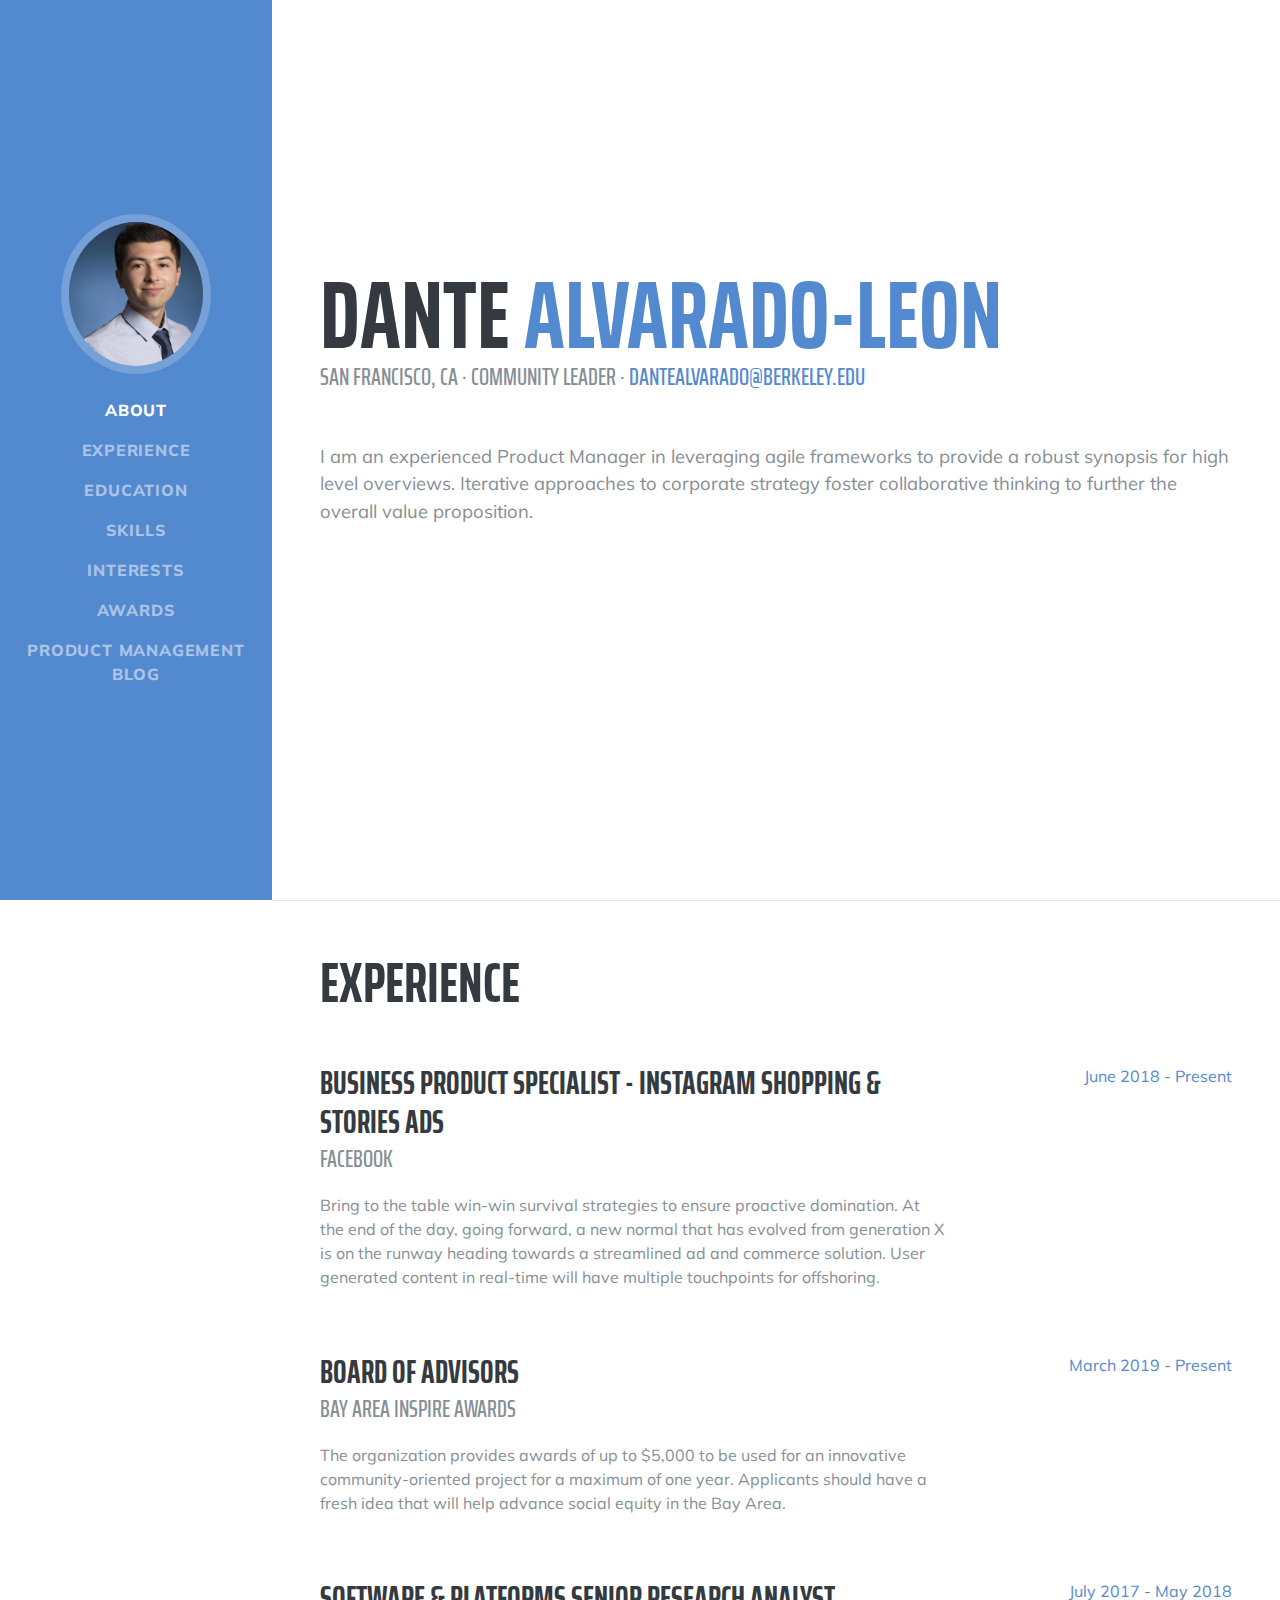
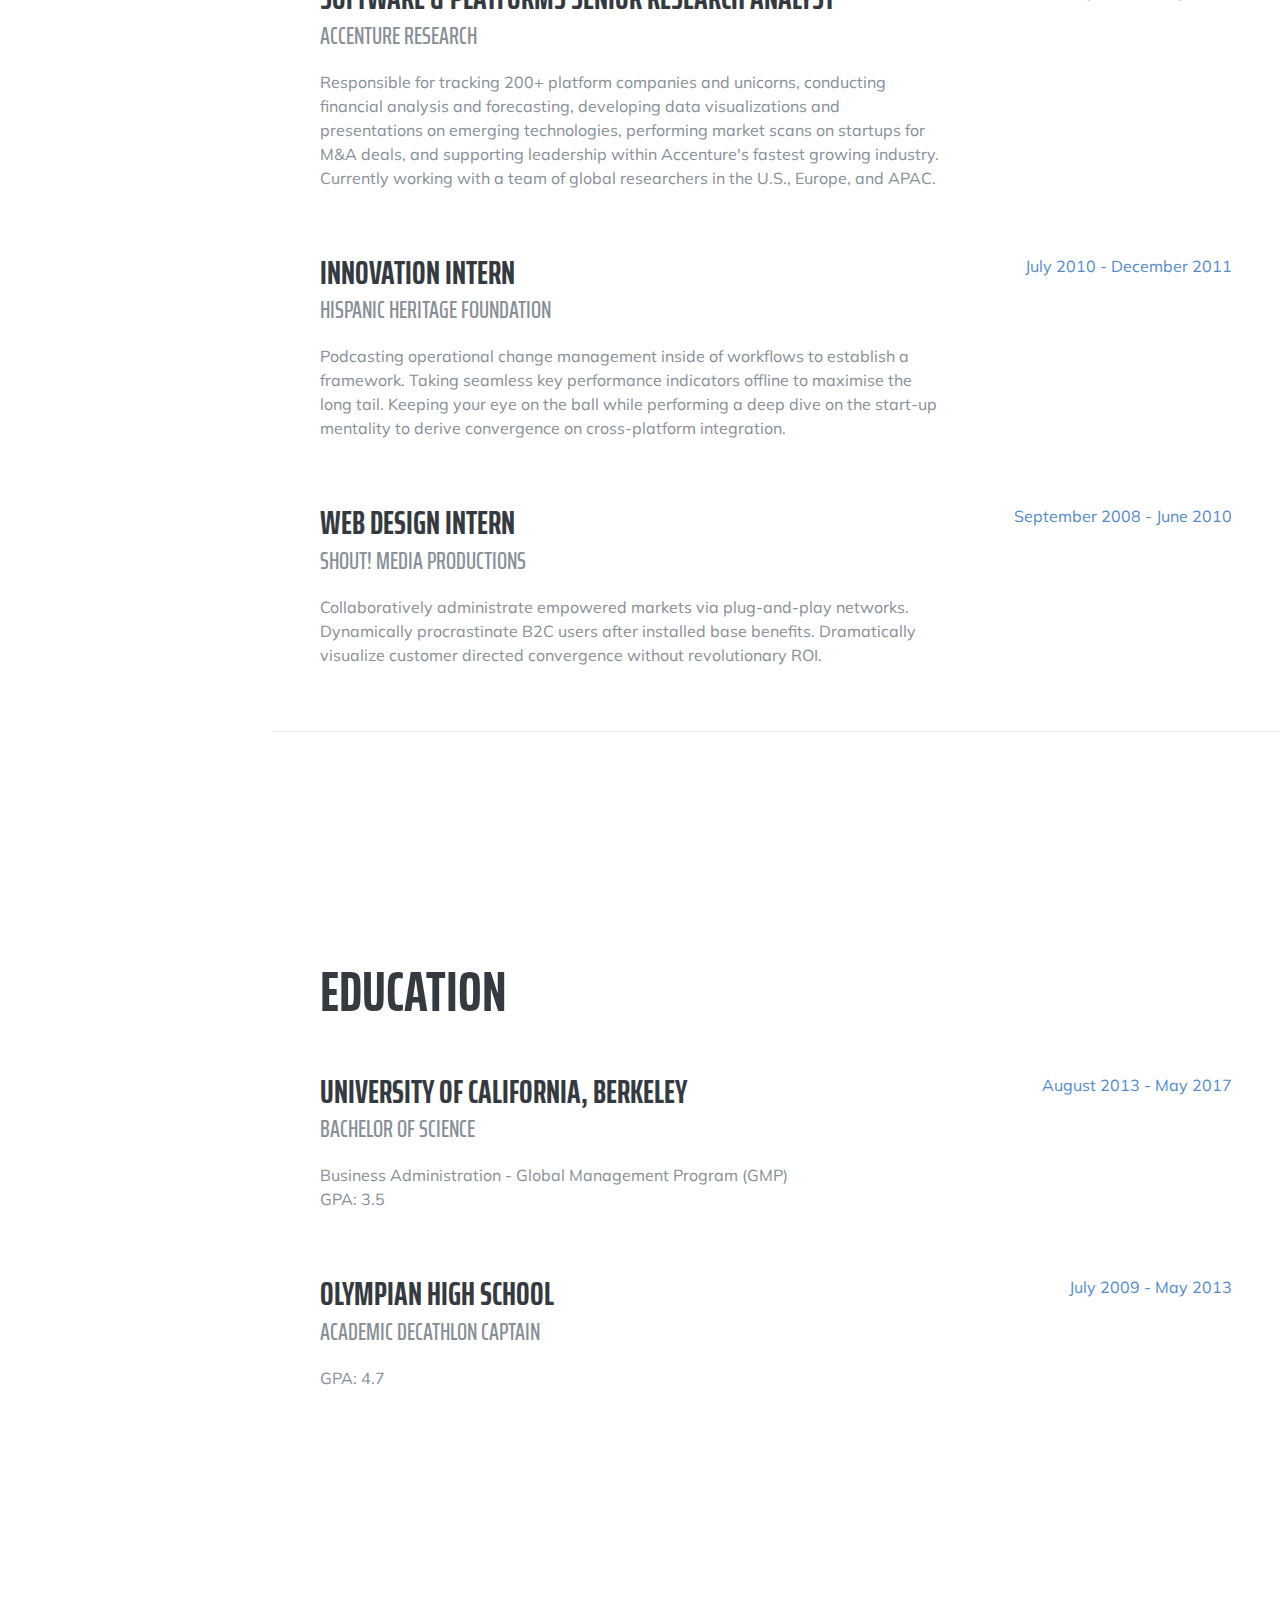
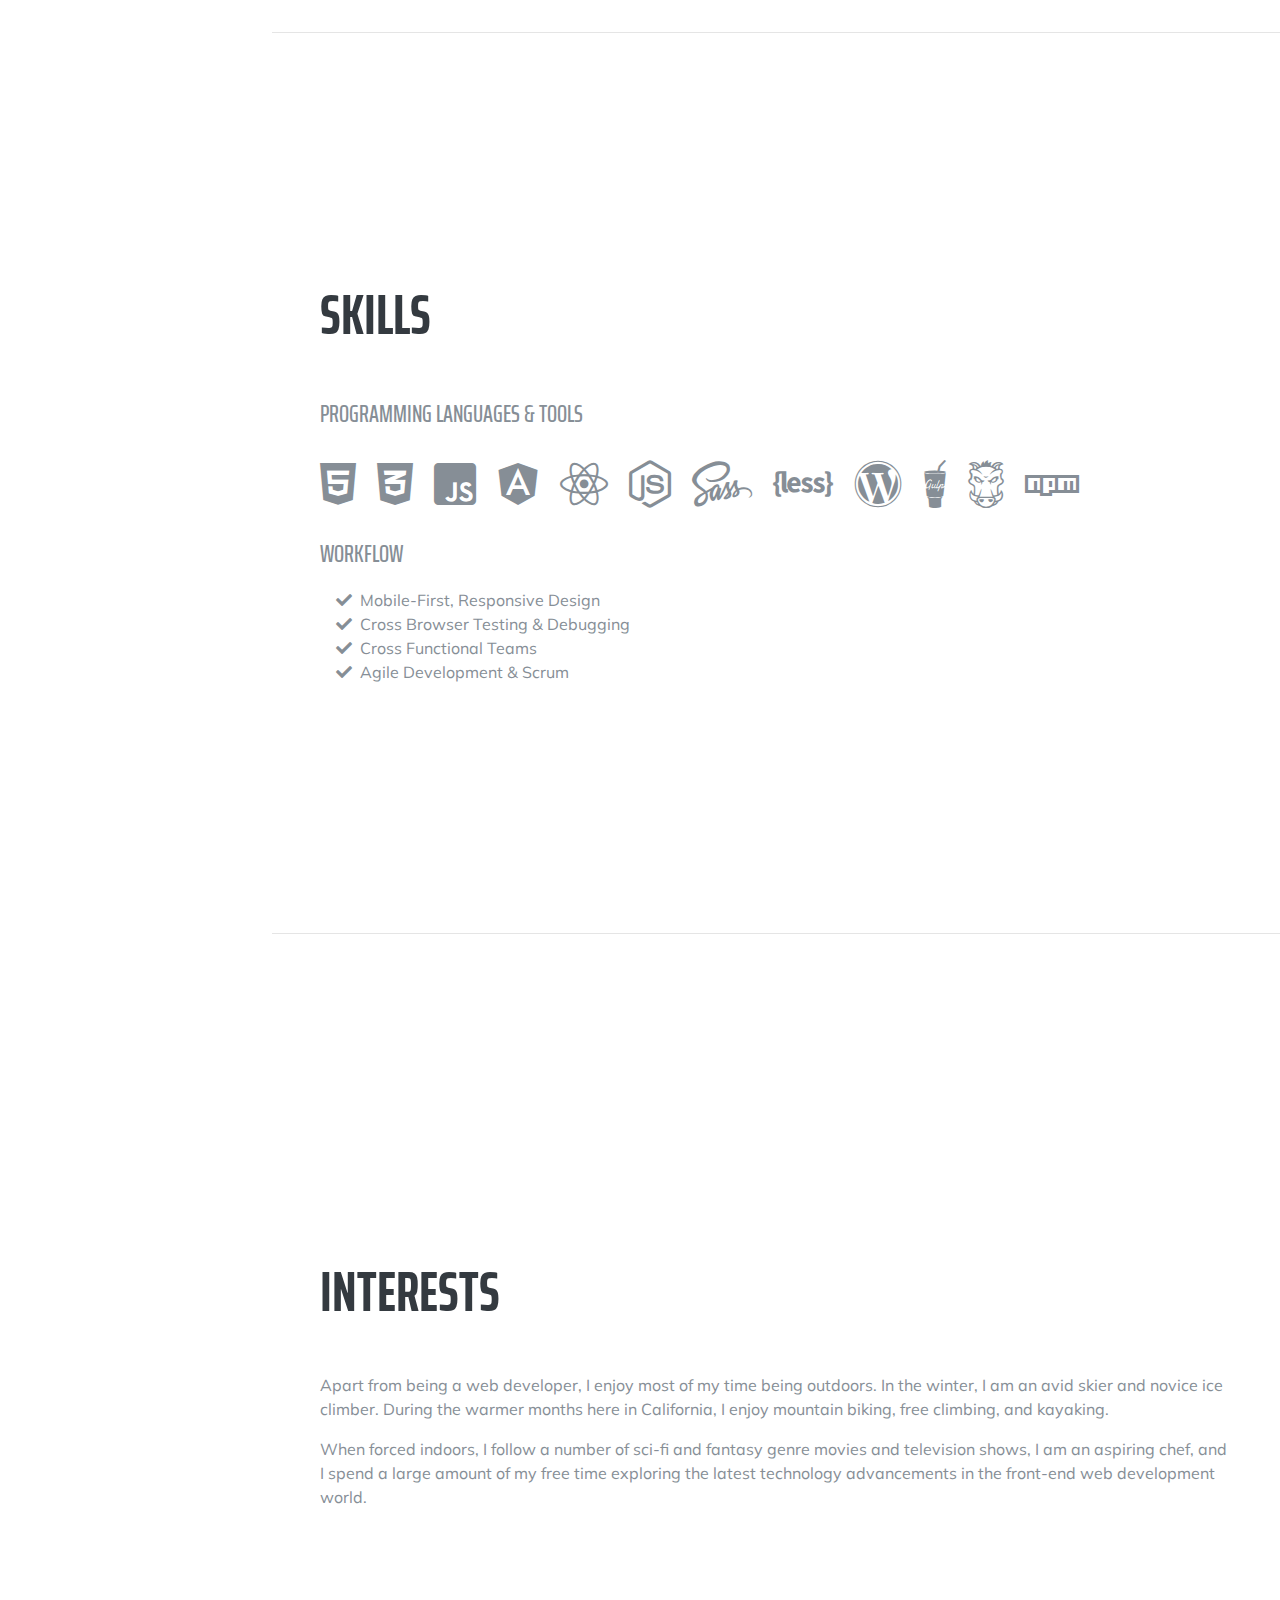
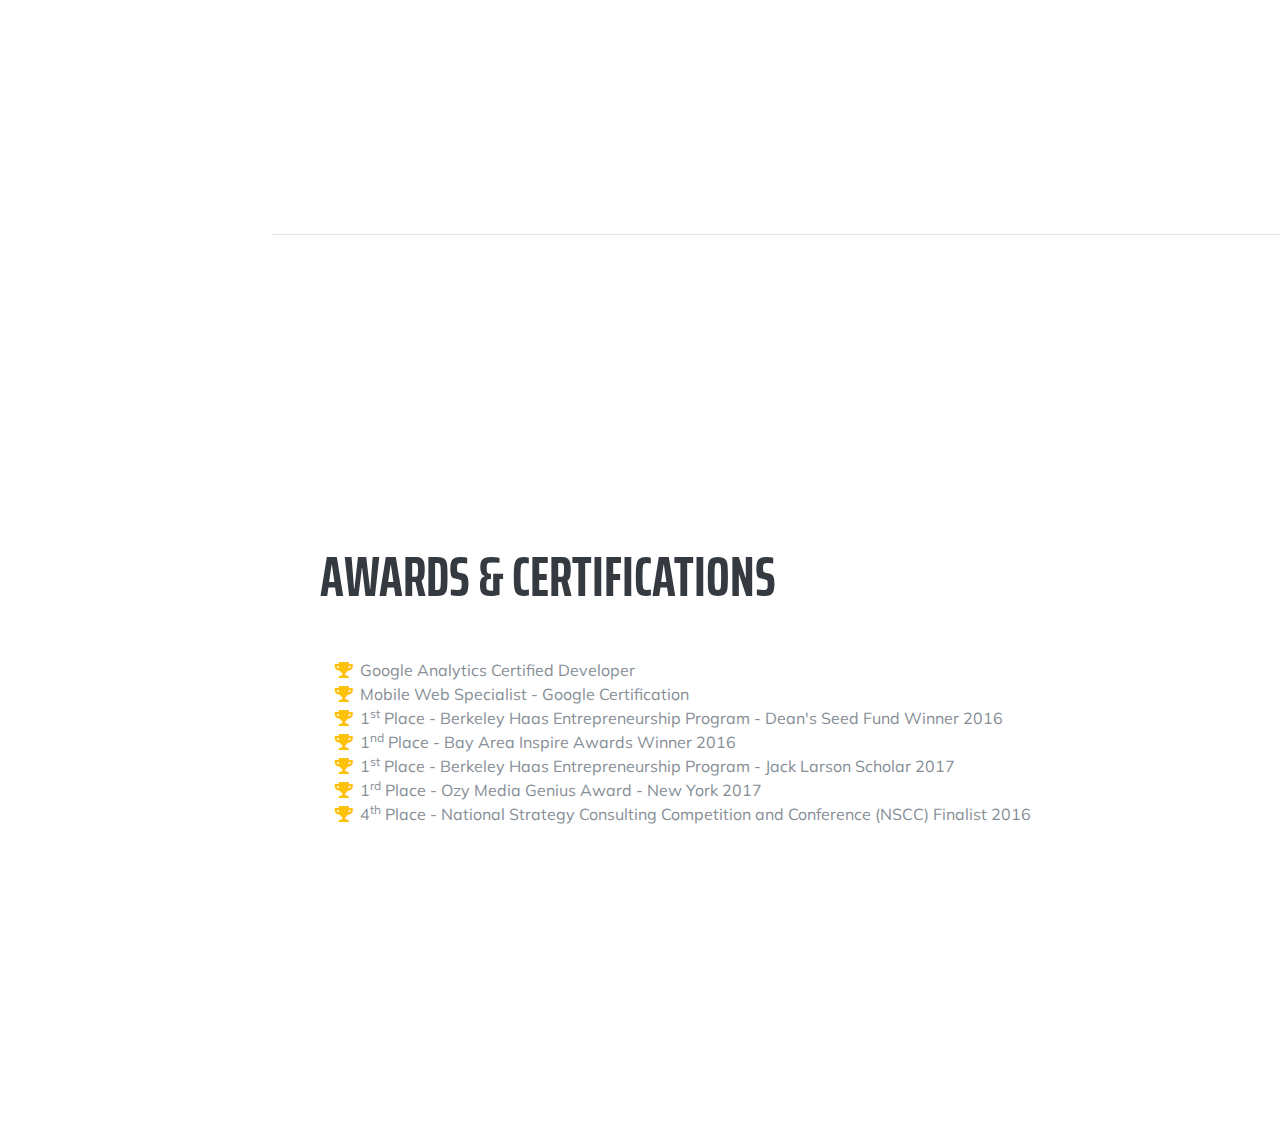
<file: index.html>
<!DOCTYPE html>
<html lang="en">

<head>

  <meta charset="utf-8">
  <meta name="viewport" content="width=device-width, initial-scale=1, shrink-to-fit=no">
  <meta name="description" content="">
  <meta name="author" content="">

  <title>Resume - Start Bootstrap Theme</title>

  <!-- Bootstrap core CSS -->
  <link href="vendor/bootstrap/css/bootstrap.min.css" rel="stylesheet">

  <!-- Custom fonts for this template -->
  <link href="https://fonts.googleapis.com/css?family=Saira+Extra+Condensed:500,700" rel="stylesheet">
  <link href="https://fonts.googleapis.com/css?family=Muli:400,400i,800,800i" rel="stylesheet">
  <link href="vendor/fontawesome-free/css/all.min.css" rel="stylesheet">

  <!-- Custom styles for this template -->
  <link href="css/resume.min.css" rel="stylesheet">

</head>

<body id="page-top">

  <nav class="navbar navbar-expand-lg navbar-dark bg-primary fixed-top" id="sideNav">
    <a class="navbar-brand js-scroll-trigger" href="#page-top">
      <span class="d-block d-lg-none">Dante Alvarado-Leon</span>
      <span class="d-none d-lg-block">
        <img class="img-fluid img-profile rounded-circle mx-auto mb-2" src="img/profile1.jpg" alt="">
      </span>
    </a>
    <button class="navbar-toggler" type="button" data-toggle="collapse" data-target="#navbarSupportedContent" aria-controls="navbarSupportedContent" aria-expanded="false" aria-label="Toggle navigation">
      <span class="navbar-toggler-icon"></span>
    </button>
    <div class="collapse navbar-collapse" id="navbarSupportedContent">
      <ul class="navbar-nav">
        <li class="nav-item">
          <a class="nav-link js-scroll-trigger" href="#about">About</a>
        </li>
        <li class="nav-item">
          <a class="nav-link js-scroll-trigger" href="#experience">Experience</a>
        </li>
        <li class="nav-item">
          <a class="nav-link js-scroll-trigger" href="#education">Education</a>
        </li>
        <li class="nav-item">
          <a class="nav-link js-scroll-trigger" href="#skills">Skills</a>
        </li>
        <li class="nav-item">
          <a class="nav-link js-scroll-trigger" href="#interests">Interests</a>
        </li>
        <li class="nav-item">
          <a class="nav-link js-scroll-trigger" href="#awards">Awards</a>
        </li>
        <li class="nav-item">
          <a class="nav-link js-scroll-trigger" href="#awards">Product Management Blog</a>
        </li>

      </ul>
    </div>
  </nav>

  <div class="container-fluid p-0">

    <section class="resume-section p-3 p-lg-5 d-flex align-items-center" id="about">
      <div class="w-100">
        <h1 class="mb-0">Dante
          <span class="text-primary">Alvarado-Leon</span>
        </h1>
        <div class="subheading mb-5">San Francisco, CA · Community Leader ·
          <a href="mailto:dantealvarado@berkeley.edu">dantealvarado@berkeley.edu</a>
        </div>
        <p class="lead mb-5">I am an experienced Product Manager in leveraging agile frameworks to provide a robust synopsis for high level overviews. Iterative approaches to corporate strategy foster collaborative thinking to further the overall value proposition.</p>
        <div class="social-icons">
          <a href="https://www.linkedin.com/in/dantealvaradoleon/">
            <i class="fab fa-linkedin-in"></i>
          </a>
          <a href="#">
            <i class="fab fa-github"></i>
          </a>
          <a href="#">
            <i class="fab fa-twitter"></i>
          </a>
          <a href="#">
            <i class="fab fa-facebook-f"></i>
          </a>
        </div>
      </div>
    </section>

    <hr class="m-0">

    <section class="resume-section p-3 p-lg-5 d-flex justify-content-center" id="experience">
      <div class="w-100">
        <h2 class="mb-5">Experience</h2>

        <div class="resume-item d-flex flex-column flex-md-row justify-content-between mb-5">
          <div class="resume-content">
            <h3 class="mb-0">Business Product Specialist - Instagram Shopping & Stories Ads</h3>
            <div class="subheading mb-3">Facebook</div>
            <p>Bring to the table win-win survival strategies to ensure proactive domination. At the end of the day, going forward, a new normal that has evolved from generation X is on the runway heading towards a streamlined ad and commerce solution. User generated content in real-time will have multiple touchpoints for offshoring.</p>
          </div>
          <div class="resume-date text-md-right">
            <span class="text-primary">June 2018 - Present</span>
          </div>
        </div>

        <div class="resume-item d-flex flex-column flex-md-row justify-content-between mb-5">
          <div class="resume-content">
            <h3 class="mb-0"> Board of Advisors</h3>
            <div class="subheading mb-3">Bay Area Inspire Awards</div>
            <p>The organization provides awards of up to $5,000 to be used for an innovative community-oriented project for a maximum of one year. Applicants should have a fresh idea that will help advance social equity in the Bay Area.</p>
          </div>
          <div class="resume-date text-md-right">
            <span class="text-primary">March 2019 - Present</span>
          </div>
        </div>

        <div class="resume-item d-flex flex-column flex-md-row justify-content-between mb-5">
          <div class="resume-content">
            <h3 class="mb-0"> Software & Platforms Senior Research Analyst</h3>
            <div class="subheading mb-3">Accenture Research</div>
            <p>Responsible for tracking 200+ platform companies and unicorns, conducting financial analysis and forecasting, developing data visualizations and presentations on emerging technologies, performing market scans on startups for M&A deals, and supporting leadership within Accenture's fastest growing industry. Currently working with a team of global researchers in the U.S., Europe, and APAC.</p>
          </div>
          <div class="resume-date text-md-right">
            <span class="text-primary">July 2017 - May 2018</span>
          </div>
        </div>

        <div class="resume-item d-flex flex-column flex-md-row justify-content-between mb-5">
          <div class="resume-content">
            <h3 class="mb-0">Innovation Intern</h3>
            <div class="subheading mb-3">Hispanic Heritage Foundation</div>
            <p>Podcasting operational change management inside of workflows to establish a framework. Taking seamless key performance indicators offline to maximise the long tail. Keeping your eye on the ball while performing a deep dive on the start-up mentality to derive convergence on cross-platform integration.</p>
          </div>
          <div class="resume-date text-md-right">
            <span class="text-primary">July 2010 - December 2011</span>
          </div>
        </div>

        <div class="resume-item d-flex flex-column flex-md-row justify-content-between">
          <div class="resume-content">
            <h3 class="mb-0">Web Design Intern</h3>
            <div class="subheading mb-3">Shout! Media Productions</div>
            <p>Collaboratively administrate empowered markets via plug-and-play networks. Dynamically procrastinate B2C users after installed base benefits. Dramatically visualize customer directed convergence without revolutionary ROI.</p>
          </div>
          <div class="resume-date text-md-right">
            <span class="text-primary">September 2008 - June 2010</span>
          </div>
        </div>

      </div>

    </section>

    <hr class="m-0">

    <section class="resume-section p-3 p-lg-5 d-flex align-items-center" id="education">
      <div class="w-100">
        <h2 class="mb-5">Education</h2>

        <div class="resume-item d-flex flex-column flex-md-row justify-content-between mb-5">
          <div class="resume-content">
            <h3 class="mb-0">University of California, Berkeley</h3>
            <div class="subheading mb-3">Bachelor of Science</div>
            <div>Business Administration - Global Management Program (GMP)</div>
            <p>GPA: 3.5</p>
          </div>
          <div class="resume-date text-md-right">
            <span class="text-primary">August 2013 - May 2017</span>
          </div>
        </div>

        <div class="resume-item d-flex flex-column flex-md-row justify-content-between">
          <div class="resume-content">
            <h3 class="mb-0">Olympian High School</h3>
            <div class="subheading mb-3">Academic Decathlon Captain</div>
            <p>GPA: 4.7</p>
          </div>
          <div class="resume-date text-md-right">
            <span class="text-primary">July 2009 - May 2013</span>
          </div>
        </div>

      </div>
    </section>

    <hr class="m-0">

    <section class="resume-section p-3 p-lg-5 d-flex align-items-center" id="skills">
      <div class="w-100">
        <h2 class="mb-5">Skills</h2>

        <div class="subheading mb-3">Programming Languages &amp; Tools</div>
        <ul class="list-inline dev-icons">
          <li class="list-inline-item">
            <i class="fab fa-html5"></i>
          </li>
          <li class="list-inline-item">
            <i class="fab fa-css3-alt"></i>
          </li>
          <li class="list-inline-item">
            <i class="fab fa-js-square"></i>
          </li>
          <li class="list-inline-item">
            <i class="fab fa-angular"></i>
          </li>
          <li class="list-inline-item">
            <i class="fab fa-react"></i>
          </li>
          <li class="list-inline-item">
            <i class="fab fa-node-js"></i>
          </li>
          <li class="list-inline-item">
            <i class="fab fa-sass"></i>
          </li>
          <li class="list-inline-item">
            <i class="fab fa-less"></i>
          </li>
          <li class="list-inline-item">
            <i class="fab fa-wordpress"></i>
          </li>
          <li class="list-inline-item">
            <i class="fab fa-gulp"></i>
          </li>
          <li class="list-inline-item">
            <i class="fab fa-grunt"></i>
          </li>
          <li class="list-inline-item">
            <i class="fab fa-npm"></i>
          </li>
        </ul>

        <div class="subheading mb-3">Workflow</div>
        <ul class="fa-ul mb-0">
          <li>
            <i class="fa-li fa fa-check"></i>
            Mobile-First, Responsive Design</li>
          <li>
            <i class="fa-li fa fa-check"></i>
            Cross Browser Testing &amp; Debugging</li>
          <li>
            <i class="fa-li fa fa-check"></i>
            Cross Functional Teams</li>
          <li>
            <i class="fa-li fa fa-check"></i>
            Agile Development &amp; Scrum</li>
        </ul>
      </div>
    </section>

    <hr class="m-0">

    <section class="resume-section p-3 p-lg-5 d-flex align-items-center" id="interests">
      <div class="w-100">
        <h2 class="mb-5">Interests</h2>
        <p>Apart from being a web developer, I enjoy most of my time being outdoors. In the winter, I am an avid skier and novice ice climber. During the warmer months here in California, I enjoy mountain biking, free climbing, and kayaking.</p>
        <p class="mb-0">When forced indoors, I follow a number of sci-fi and fantasy genre movies and television shows, I am an aspiring chef, and I spend a large amount of my free time exploring the latest technology advancements in the front-end web development world.</p>
      </div>
    </section>

    <hr class="m-0">

    <section class="resume-section p-3 p-lg-5 d-flex align-items-center" id="awards">
      <div class="w-100">
        <h2 class="mb-5">Awards &amp; Certifications</h2>
        <ul class="fa-ul mb-0">
          <li>
            <i class="fa-li fa fa-trophy text-warning"></i>
            Google Analytics Certified Developer</li>
          <li>
            <i class="fa-li fa fa-trophy text-warning"></i>
            Mobile Web Specialist - Google Certification</li>
        
          <li>
            <i class="fa-li fa fa-trophy text-warning"></i>
            1<sup>st</sup>
            Place - Berkeley Haas Entrepreneurship Program - Dean's Seed Fund Winner 2016</li>
          <li>
            <i class="fa-li fa fa-trophy text-warning"></i>
            1<sup>nd</sup>
            Place - Bay Area Inspire Awards Winner 2016</li>
          <li>
            <i class="fa-li fa fa-trophy text-warning"></i>
            1<sup>st</sup>
            Place - Berkeley Haas Entrepreneurship Program - Jack Larson Scholar 2017</li>
          <li>
            <i class="fa-li fa fa-trophy text-warning"></i>
            1<sup>rd</sup>
            Place - Ozy Media Genius Award - New York 2017</li>
          <li>
            <i class="fa-li fa fa-trophy text-warning"></i>
            4<sup>th</sup>
            Place - National Strategy Consulting Competition and Conference (NSCC) Finalist 2016 </li>
        </ul>
      </div>
    </section>

  </div>

  <!-- Bootstrap core JavaScript -->
  <script src="vendor/jquery/jquery.min.js"></script>
  <script src="vendor/bootstrap/js/bootstrap.bundle.min.js"></script>

  <!-- Plugin JavaScript -->
  <script src="vendor/jquery-easing/jquery.easing.min.js"></script>

  <!-- Custom scripts for this template -->
  <script src="js/resume.min.js"></script>

</body>

</html>
</file>
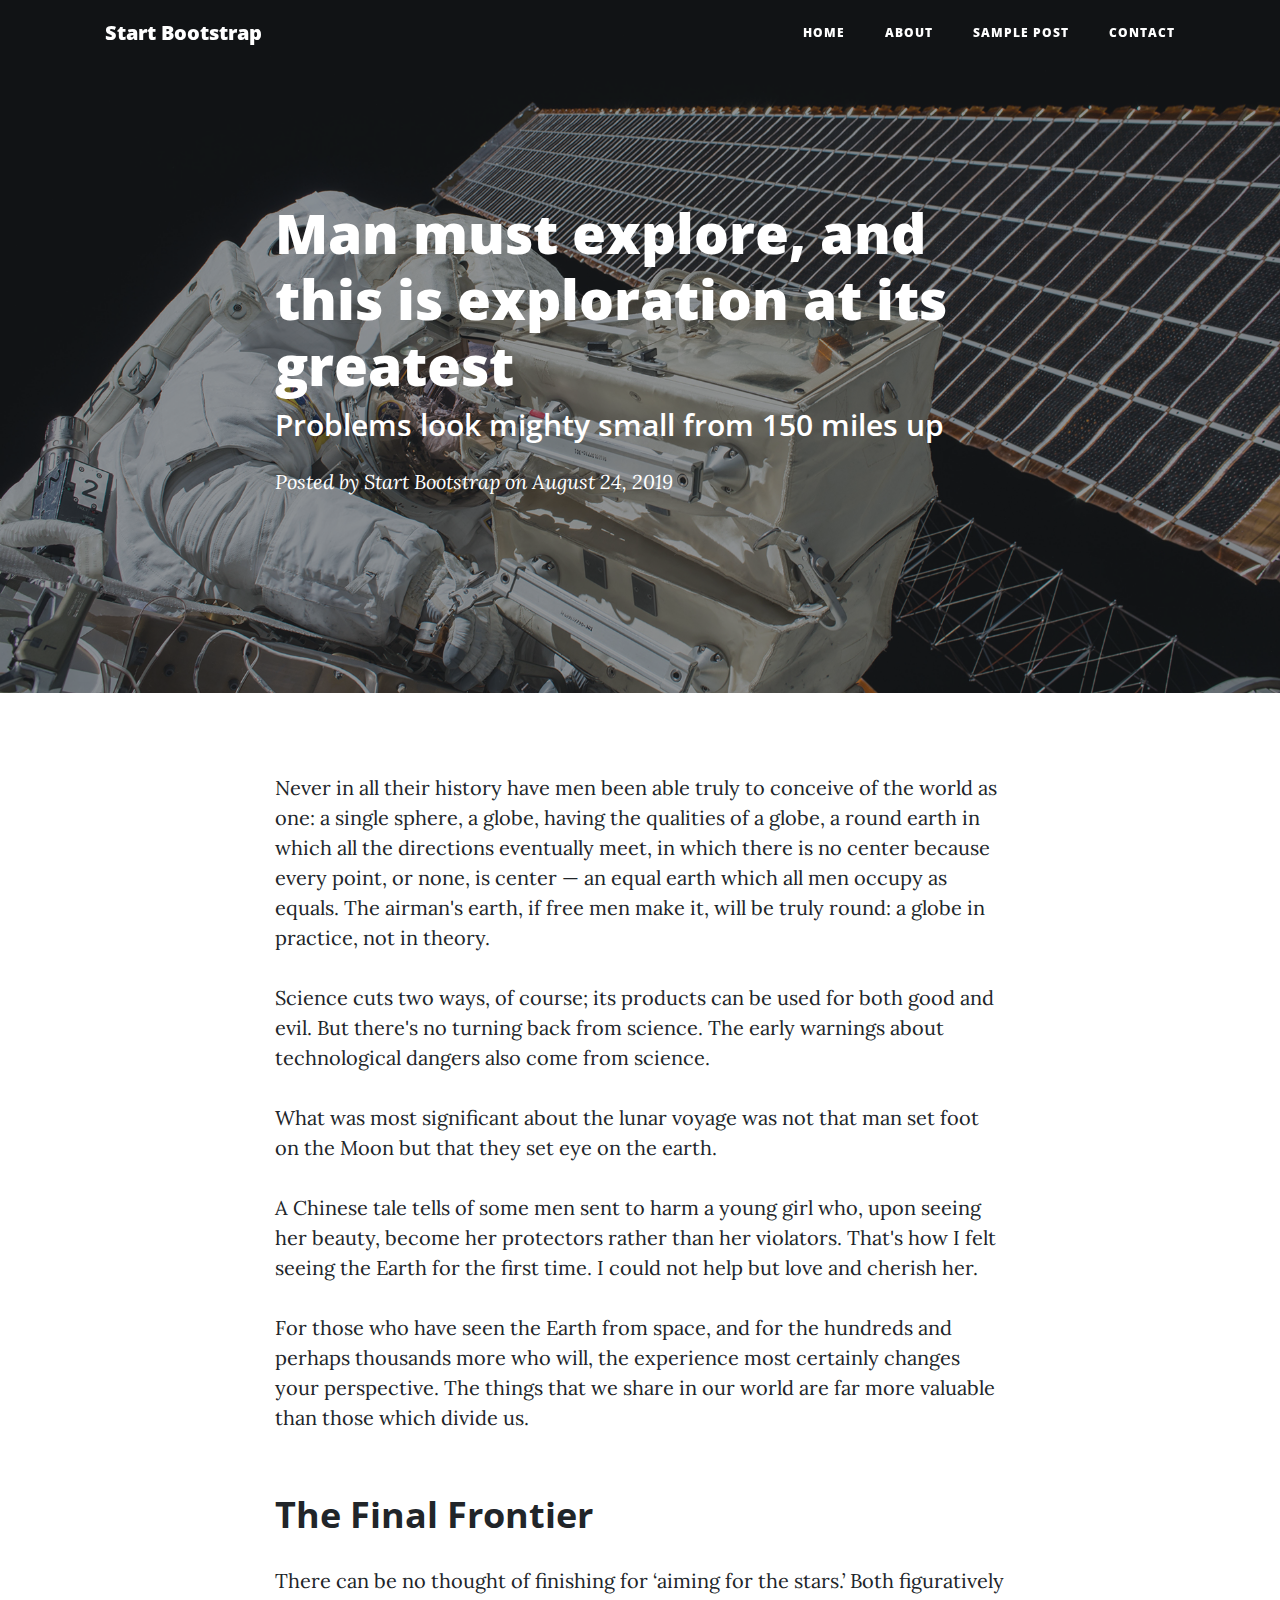
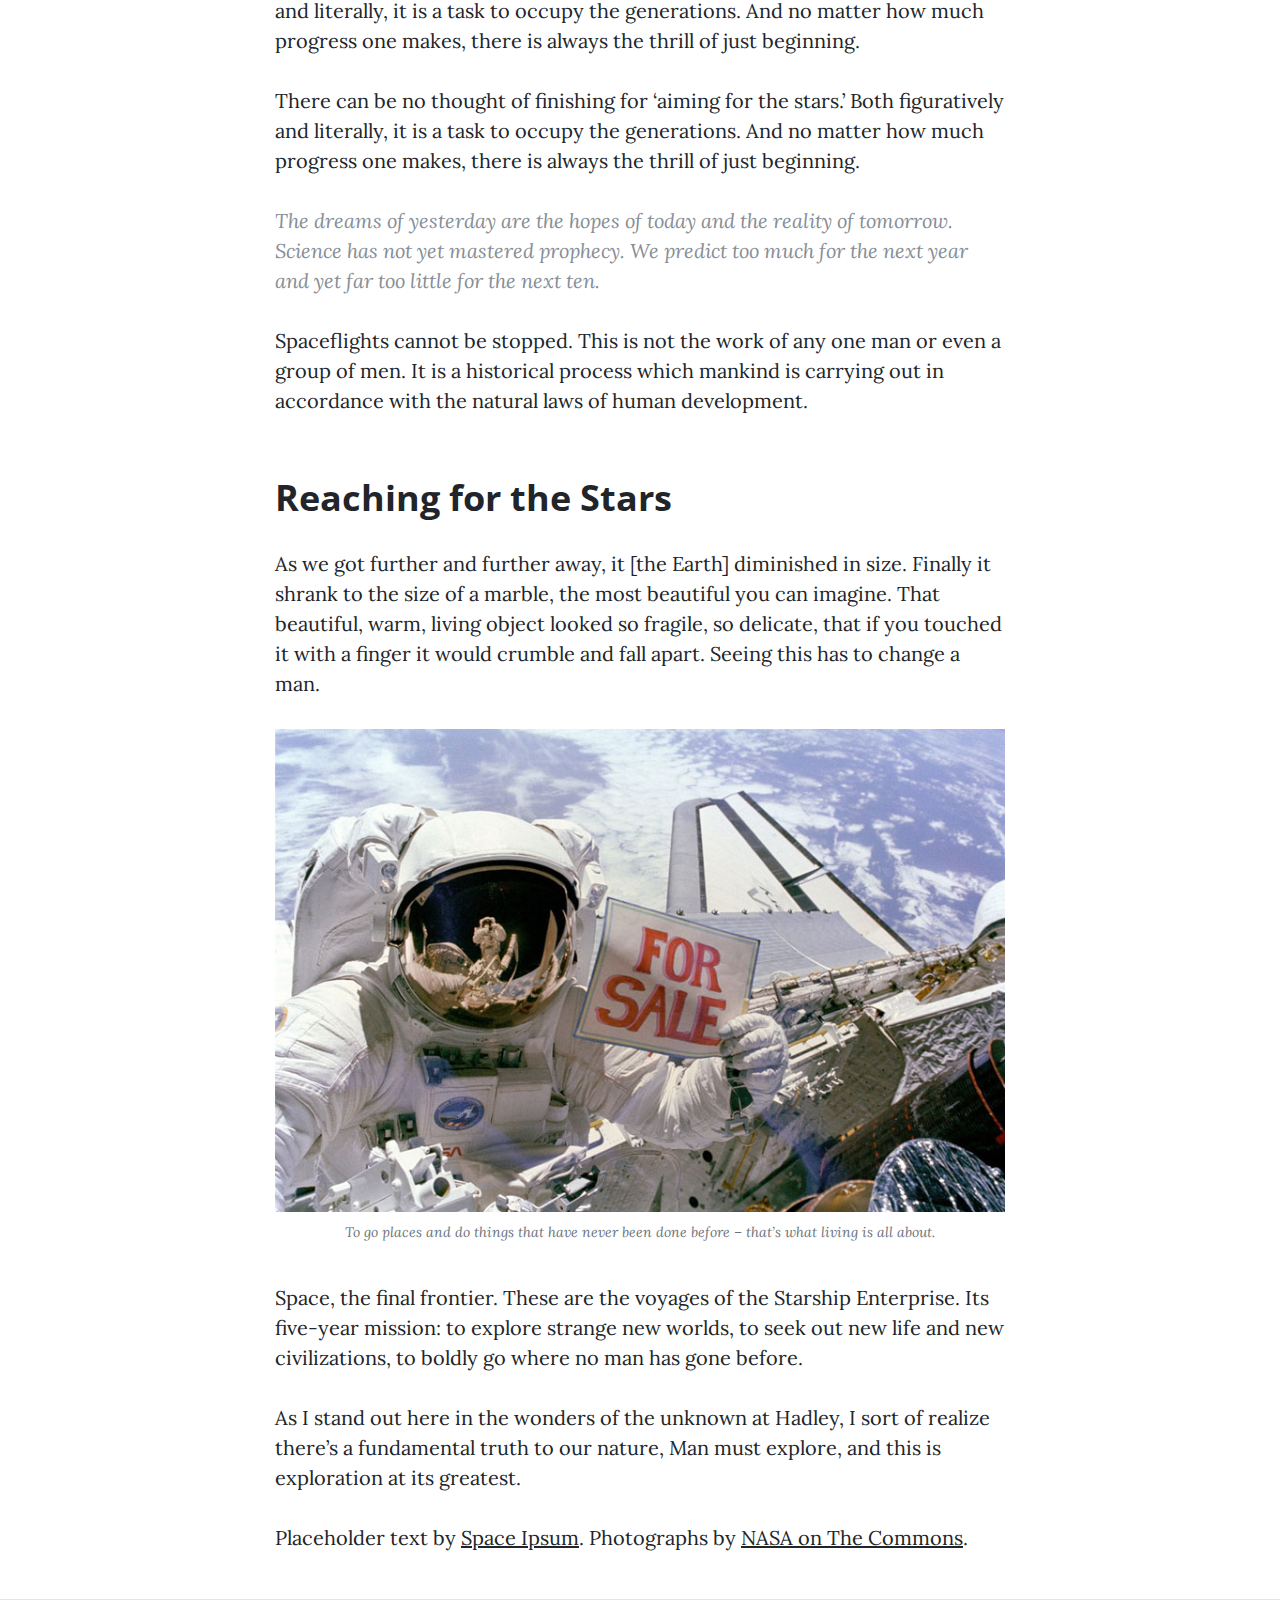
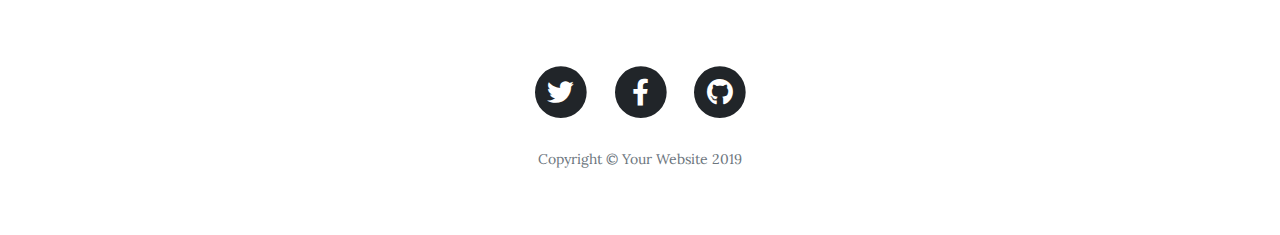
<file: post.html>
<!DOCTYPE html>
<html lang="en">

<head>

  <meta charset="utf-8">
  <meta name="viewport" content="width=device-width, initial-scale=1, shrink-to-fit=no">
  <meta name="description" content="">
  <meta name="author" content="">

  <title>Clean Blog - Start Bootstrap Theme</title>

  <!-- Bootstrap core CSS -->
  <link href="vendor/bootstrap/css/bootstrap.min.css" rel="stylesheet">

  <!-- Custom fonts for this template -->
  <link href="vendor/fontawesome-free/css/all.min.css" rel="stylesheet" type="text/css">
  <link href='https://fonts.googleapis.com/css?family=Lora:400,700,400italic,700italic' rel='stylesheet' type='text/css'>
  <link href='https://fonts.googleapis.com/css?family=Open+Sans:300italic,400italic,600italic,700italic,800italic,400,300,600,700,800' rel='stylesheet' type='text/css'>

  <!-- Custom styles for this template -->
  <link href="css/clean-blog.min.css" rel="stylesheet">

</head>

<body>

  <!-- Navigation -->
  <nav class="navbar navbar-expand-lg navbar-light fixed-top" id="mainNav">
    <div class="container">
      <a class="navbar-brand" href="index.html">Start Bootstrap</a>
      <button class="navbar-toggler navbar-toggler-right" type="button" data-toggle="collapse" data-target="#navbarResponsive" aria-controls="navbarResponsive" aria-expanded="false" aria-label="Toggle navigation">
        Menu
        <i class="fas fa-bars"></i>
      </button>
      <div class="collapse navbar-collapse" id="navbarResponsive">
        <ul class="navbar-nav ml-auto">
          <li class="nav-item">
            <a class="nav-link" href="index.html">Home</a>
          </li>
          <li class="nav-item">
            <a class="nav-link" href="about.html">About</a>
          </li>
          <li class="nav-item">
            <a class="nav-link" href="post.html">Sample Post</a>
          </li>
          <li class="nav-item">
            <a class="nav-link" href="contact.html">Contact</a>
          </li>
        </ul>
      </div>
    </div>
  </nav>

  <!-- Page Header -->
  <header class="masthead" style="background-image: url('img/post-bg.jpg')">
    <div class="overlay"></div>
    <div class="container">
      <div class="row">
        <div class="col-lg-8 col-md-10 mx-auto">
          <div class="post-heading">
            <h1>Man must explore, and this is exploration at its greatest</h1>
            <h2 class="subheading">Problems look mighty small from 150 miles up</h2>
            <span class="meta">Posted by
              <a href="#">Start Bootstrap</a>
              on August 24, 2019</span>
          </div>
        </div>
      </div>
    </div>
  </header>

  <!-- Post Content -->
  <article>
    <div class="container">
      <div class="row">
        <div class="col-lg-8 col-md-10 mx-auto">
          <p>Never in all their history have men been able truly to conceive of the world as one: a single sphere, a globe, having the qualities of a globe, a round earth in which all the directions eventually meet, in which there is no center because every point, or none, is center — an equal earth which all men occupy as equals. The airman's earth, if free men make it, will be truly round: a globe in practice, not in theory.</p>

          <p>Science cuts two ways, of course; its products can be used for both good and evil. But there's no turning back from science. The early warnings about technological dangers also come from science.</p>

          <p>What was most significant about the lunar voyage was not that man set foot on the Moon but that they set eye on the earth.</p>

          <p>A Chinese tale tells of some men sent to harm a young girl who, upon seeing her beauty, become her protectors rather than her violators. That's how I felt seeing the Earth for the first time. I could not help but love and cherish her.</p>

          <p>For those who have seen the Earth from space, and for the hundreds and perhaps thousands more who will, the experience most certainly changes your perspective. The things that we share in our world are far more valuable than those which divide us.</p>

          <h2 class="section-heading">The Final Frontier</h2>

          <p>There can be no thought of finishing for ‘aiming for the stars.’ Both figuratively and literally, it is a task to occupy the generations. And no matter how much progress one makes, there is always the thrill of just beginning.</p>

          <p>There can be no thought of finishing for ‘aiming for the stars.’ Both figuratively and literally, it is a task to occupy the generations. And no matter how much progress one makes, there is always the thrill of just beginning.</p>

          <blockquote class="blockquote">The dreams of yesterday are the hopes of today and the reality of tomorrow. Science has not yet mastered prophecy. We predict too much for the next year and yet far too little for the next ten.</blockquote>

          <p>Spaceflights cannot be stopped. This is not the work of any one man or even a group of men. It is a historical process which mankind is carrying out in accordance with the natural laws of human development.</p>

          <h2 class="section-heading">Reaching for the Stars</h2>

          <p>As we got further and further away, it [the Earth] diminished in size. Finally it shrank to the size of a marble, the most beautiful you can imagine. That beautiful, warm, living object looked so fragile, so delicate, that if you touched it with a finger it would crumble and fall apart. Seeing this has to change a man.</p>

          <a href="#">
            <img class="img-fluid" src="img/post-sample-image.jpg" alt="">
          </a>
          <span class="caption text-muted">To go places and do things that have never been done before – that’s what living is all about.</span>

          <p>Space, the final frontier. These are the voyages of the Starship Enterprise. Its five-year mission: to explore strange new worlds, to seek out new life and new civilizations, to boldly go where no man has gone before.</p>

          <p>As I stand out here in the wonders of the unknown at Hadley, I sort of realize there’s a fundamental truth to our nature, Man must explore, and this is exploration at its greatest.</p>

          <p>Placeholder text by
            <a href="http://spaceipsum.com/">Space Ipsum</a>. Photographs by
            <a href="https://www.flickr.com/photos/nasacommons/">NASA on The Commons</a>.</p>
        </div>
      </div>
    </div>
  </article>

  <hr>

  <!-- Footer -->
  <footer>
    <div class="container">
      <div class="row">
        <div class="col-lg-8 col-md-10 mx-auto">
          <ul class="list-inline text-center">
            <li class="list-inline-item">
              <a href="#">
                <span class="fa-stack fa-lg">
                  <i class="fas fa-circle fa-stack-2x"></i>
                  <i class="fab fa-twitter fa-stack-1x fa-inverse"></i>
                </span>
              </a>
            </li>
            <li class="list-inline-item">
              <a href="#">
                <span class="fa-stack fa-lg">
                  <i class="fas fa-circle fa-stack-2x"></i>
                  <i class="fab fa-facebook-f fa-stack-1x fa-inverse"></i>
                </span>
              </a>
            </li>
            <li class="list-inline-item">
              <a href="#">
                <span class="fa-stack fa-lg">
                  <i class="fas fa-circle fa-stack-2x"></i>
                  <i class="fab fa-github fa-stack-1x fa-inverse"></i>
                </span>
              </a>
            </li>
          </ul>
          <p class="copyright text-muted">Copyright &copy; Your Website 2019</p>
        </div>
      </div>
    </div>
  </footer>

  <!-- Bootstrap core JavaScript -->
  <script src="vendor/jquery/jquery.min.js"></script>
  <script src="vendor/bootstrap/js/bootstrap.bundle.min.js"></script>

  <!-- Custom scripts for this template -->
  <script src="js/clean-blog.min.js"></script>

</body>

</html>
</file>
<file: css/resume.min.css>
/*!
 * Start Bootstrap - Resume v5.0.7 (https://startbootstrap.com/template-overviews/resume)
 * Copyright 2013-2019 Start Bootstrap
 * Licensed under MIT (https://github.com/BlackrockDigital/startbootstrap-resume/blob/master/LICENSE)
 */body{font-family:Muli,-apple-system,BlinkMacSystemFont,'Segoe UI',Roboto,'Helvetica Neue',Arial,sans-serif,'Apple Color Emoji','Segoe UI Emoji','Segoe UI Symbol','Noto Color Emoji';padding-top:54px;color:#868e96}@media (min-width:992px){body{padding-top:0;padding-left:17rem}}h1,h2,h3,h4,h5,h6{font-family:'Saira Extra Condensed',-apple-system,BlinkMacSystemFont,'Segoe UI',Roboto,'Helvetica Neue',Arial,sans-serif,'Apple Color Emoji','Segoe UI Emoji','Segoe UI Symbol','Noto Color Emoji';font-weight:700;text-transform:uppercase;color:#343a40}h1{font-size:6rem;line-height:5.5rem}h2{font-size:3.5rem}h3{font-size:2rem}p.lead{font-size:1.15rem;font-weight:400}.subheading{text-transform:uppercase;font-weight:500;font-family:'Saira Extra Condensed',-apple-system,BlinkMacSystemFont,'Segoe UI',Roboto,'Helvetica Neue',Arial,sans-serif,'Apple Color Emoji','Segoe UI Emoji','Segoe UI Symbol','Noto Color Emoji';font-size:1.5rem}.social-icons a{display:inline-block;height:3.5rem;width:3.5rem;background-color:linear-gradient(to top right, #33ccff 0%, #66ffcc 100%);color:#fff!important;border-radius:100%;text-align:center;font-size:1.5rem;line-height:3.5rem;margin-right:1rem}.social-icons a:last-child{margin-right:0}.social-icons a:hover{background-color:#5389CF}.dev-icons{font-size:3rem}.dev-icons .list-inline-item i:hover{color:#5389CF}#sideNav .navbar-nav .nav-item .nav-link{font-weight:800;letter-spacing:.05rem;text-transform:uppercase}#sideNav .navbar-toggler:focus{outline-color:#d48a6e}@media (min-width:992px){#sideNav{text-align:center;position:fixed;top:0;left:0;display:-webkit-box;display:-ms-flexbox;display:flex;-webkit-box-orient:vertical;-webkit-box-direction:normal;-ms-flex-direction:column;flex-direction:column;width:17rem;height:100vh}#sideNav .navbar-brand{display:-webkit-box;display:-ms-flexbox;display:flex;margin:auto auto 0;padding:.5rem}#sideNav .navbar-brand .img-profile{max-width:10rem;max-height:10rem;border:.5rem solid rgba(255,255,255,.2)}#sideNav .navbar-collapse{display:-webkit-box;display:-ms-flexbox;display:flex;-webkit-box-align:start;-ms-flex-align:start;align-items:flex-start;-webkit-box-flex:0;-ms-flex-positive:0;flex-grow:0;width:100%;margin-bottom:auto}#sideNav .navbar-collapse .navbar-nav{-webkit-box-orient:vertical;-webkit-box-direction:normal;-ms-flex-direction:column;flex-direction:column;width:100%}#sideNav .navbar-collapse .navbar-nav .nav-item{display:block}#sideNav .navbar-collapse .navbar-nav .nav-item .nav-link{display:block}}section.resume-section{padding-top:5rem!important;padding-bottom:5rem!important;max-width:75rem}section.resume-section .resume-item .resume-date{min-width:none}@media (min-width:768px){section.resume-section{min-height:100vh}section.resume-section .resume-item .resume-date{min-width:18rem}}@media (min-width:992px){section.resume-section{padding-top:3rem!important;padding-bottom:3rem!important}}.bg-primary{background-color:#5389CF!important}.text-primary{color:#5389CF!important}a{color:#5389CF}a:active,a:focus,a:hover{color:#824027}
</file>
<file: css/clean-blog.min.css>
/*!
 * Start Bootstrap - Clean Blog v5.0.7 (https://startbootstrap.com/template-overviews/clean-blog)
 * Copyright 2013-2019 Start Bootstrap
 * Licensed under MIT (https://github.com/BlackrockDigital/startbootstrap-clean-blog/blob/master/LICENSE)
 */body{font-size:20px;color:#212529;font-family:Lora,'Times New Roman',serif}p{line-height:1.5;margin:30px 0}p a{text-decoration:underline}h1,h2,h3,h4,h5,h6{font-weight:800;font-family:'Open Sans','Helvetica Neue',Helvetica,Arial,sans-serif}a{color:#212529;-webkit-transition:all .2s;transition:all .2s}a:focus,a:hover{color:#0085a1}blockquote{font-style:italic;color:#868e96}.section-heading{font-size:36px;font-weight:700;margin-top:60px}.caption{font-size:14px;font-style:italic;display:block;margin:0;padding:10px;text-align:center;border-bottom-right-radius:5px;border-bottom-left-radius:5px}::-moz-selection{color:#fff;background:#0085a1;text-shadow:none}::selection{color:#fff;background:#0085a1;text-shadow:none}img::-moz-selection{color:#fff;background:0 0}img::selection{color:#fff;background:0 0}img::-moz-selection{color:#fff;background:0 0}#mainNav{position:absolute;border-bottom:1px solid #e9ecef;background-color:#fff;font-family:'Open Sans','Helvetica Neue',Helvetica,Arial,sans-serif}#mainNav .navbar-brand{font-weight:800;color:#343a40}#mainNav .navbar-toggler{font-size:12px;font-weight:800;padding:13px;text-transform:uppercase;color:#343a40}#mainNav .navbar-nav>li.nav-item>a{font-size:12px;font-weight:800;letter-spacing:1px;text-transform:uppercase}@media only screen and (min-width:992px){#mainNav{border-bottom:1px solid transparent;background:0 0}#mainNav .navbar-brand{padding:10px 20px;color:#fff}#mainNav .navbar-brand:focus,#mainNav .navbar-brand:hover{color:rgba(255,255,255,.8)}#mainNav .navbar-nav>li.nav-item>a{padding:10px 20px;color:#fff}#mainNav .navbar-nav>li.nav-item>a:focus,#mainNav .navbar-nav>li.nav-item>a:hover{color:rgba(255,255,255,.8)}}@media only screen and (min-width:992px){#mainNav{-webkit-transition:background-color .2s;transition:background-color .2s;-webkit-transform:translate3d(0,0,0);transform:translate3d(0,0,0);-webkit-backface-visibility:hidden}#mainNav.is-fixed{position:fixed;top:-67px;-webkit-transition:-webkit-transform .2s;transition:-webkit-transform .2s;transition:transform .2s;transition:transform .2s,-webkit-transform .2s;border-bottom:1px solid #fff;background-color:rgba(255,255,255,.9)}#mainNav.is-fixed .navbar-brand{color:#212529}#mainNav.is-fixed .navbar-brand:focus,#mainNav.is-fixed .navbar-brand:hover{color:#0085a1}#mainNav.is-fixed .navbar-nav>li.nav-item>a{color:#212529}#mainNav.is-fixed .navbar-nav>li.nav-item>a:focus,#mainNav.is-fixed .navbar-nav>li.nav-item>a:hover{color:#0085a1}#mainNav.is-visible{-webkit-transform:translate3d(0,100%,0);transform:translate3d(0,100%,0)}}header.masthead{margin-bottom:50px;background:no-repeat center center;background-color:#868e96;background-attachment:scroll;position:relative;background-size:cover}header.masthead .overlay{position:absolute;top:0;left:0;height:100%;width:100%;background-color:#212529;opacity:.5}header.masthead .page-heading,header.masthead .post-heading,header.masthead .site-heading{padding:200px 0 150px;color:#fff}@media only screen and (min-width:768px){header.masthead .page-heading,header.masthead .post-heading,header.masthead .site-heading{padding:200px 0}}header.masthead .page-heading,header.masthead .site-heading{text-align:center}header.masthead .page-heading h1,header.masthead .site-heading h1{font-size:50px;margin-top:0}header.masthead .page-heading .subheading,header.masthead .site-heading .subheading{font-size:24px;font-weight:300;line-height:1.1;display:block;margin:10px 0 0;font-family:'Open Sans','Helvetica Neue',Helvetica,Arial,sans-serif}@media only screen and (min-width:768px){header.masthead .page-heading h1,header.masthead .site-heading h1{font-size:80px}}header.masthead .post-heading h1{font-size:35px}header.masthead .post-heading .meta,header.masthead .post-heading .subheading{line-height:1.1;display:block}header.masthead .post-heading .subheading{font-size:24px;font-weight:600;margin:10px 0 30px;font-family:'Open Sans','Helvetica Neue',Helvetica,Arial,sans-serif}header.masthead .post-heading .meta{font-size:20px;font-weight:300;font-style:italic;font-family:Lora,'Times New Roman',serif}header.masthead .post-heading .meta a{color:#fff}@media only screen and (min-width:768px){header.masthead .post-heading h1{font-size:55px}header.masthead .post-heading .subheading{font-size:30px}}.post-preview>a{color:#212529}.post-preview>a:focus,.post-preview>a:hover{text-decoration:none;color:#0085a1}.post-preview>a>.post-title{font-size:30px;margin-top:30px;margin-bottom:10px}.post-preview>a>.post-subtitle{font-weight:300;margin:0 0 10px}.post-preview>.post-meta{font-size:18px;font-style:italic;margin-top:0;color:#868e96}.post-preview>.post-meta>a{text-decoration:none;color:#212529}.post-preview>.post-meta>a:focus,.post-preview>.post-meta>a:hover{text-decoration:underline;color:#0085a1}@media only screen and (min-width:768px){.post-preview>a>.post-title{font-size:36px}}.floating-label-form-group{font-size:14px;position:relative;margin-bottom:0;padding-bottom:.5em;border-bottom:1px solid #dee2e6}.floating-label-form-group input,.floating-label-form-group textarea{font-size:1.5em;position:relative;z-index:1;padding:0;resize:none;border:none;border-radius:0;background:0 0;-webkit-box-shadow:none!important;box-shadow:none!important;font-family:Lora,'Times New Roman',serif}.floating-label-form-group input::-webkit-input-placeholder,.floating-label-form-group textarea::-webkit-input-placeholder{color:#868e96;font-family:Lora,'Times New Roman',serif}.floating-label-form-group label{font-size:.85em;line-height:1.764705882em;position:relative;z-index:0;top:2em;display:block;margin:0;-webkit-transition:top .3s ease,opacity .3s ease;transition:top .3s ease,opacity .3s ease;vertical-align:middle;vertical-align:baseline;opacity:0}.floating-label-form-group .help-block{margin:15px 0}.floating-label-form-group-with-value label{top:0;opacity:1}.floating-label-form-group-with-focus label{color:#0085a1}form .form-group:first-child .floating-label-form-group{border-top:1px solid #dee2e6}footer{padding:50px 0 65px}footer .list-inline{margin:0;padding:0}footer .copyright{font-size:14px;margin-bottom:0;text-align:center}.btn{font-size:14px;font-weight:800;padding:15px 25px;letter-spacing:1px;text-transform:uppercase;border-radius:0;font-family:'Open Sans','Helvetica Neue',Helvetica,Arial,sans-serif}.btn-primary{background-color:#0085a1;border-color:#0085a1}.btn-primary:active,.btn-primary:focus,.btn-primary:hover{color:#fff;background-color:#00657b!important;border-color:#00657b!important}.btn-lg{font-size:16px;padding:25px 35px}
</file>
